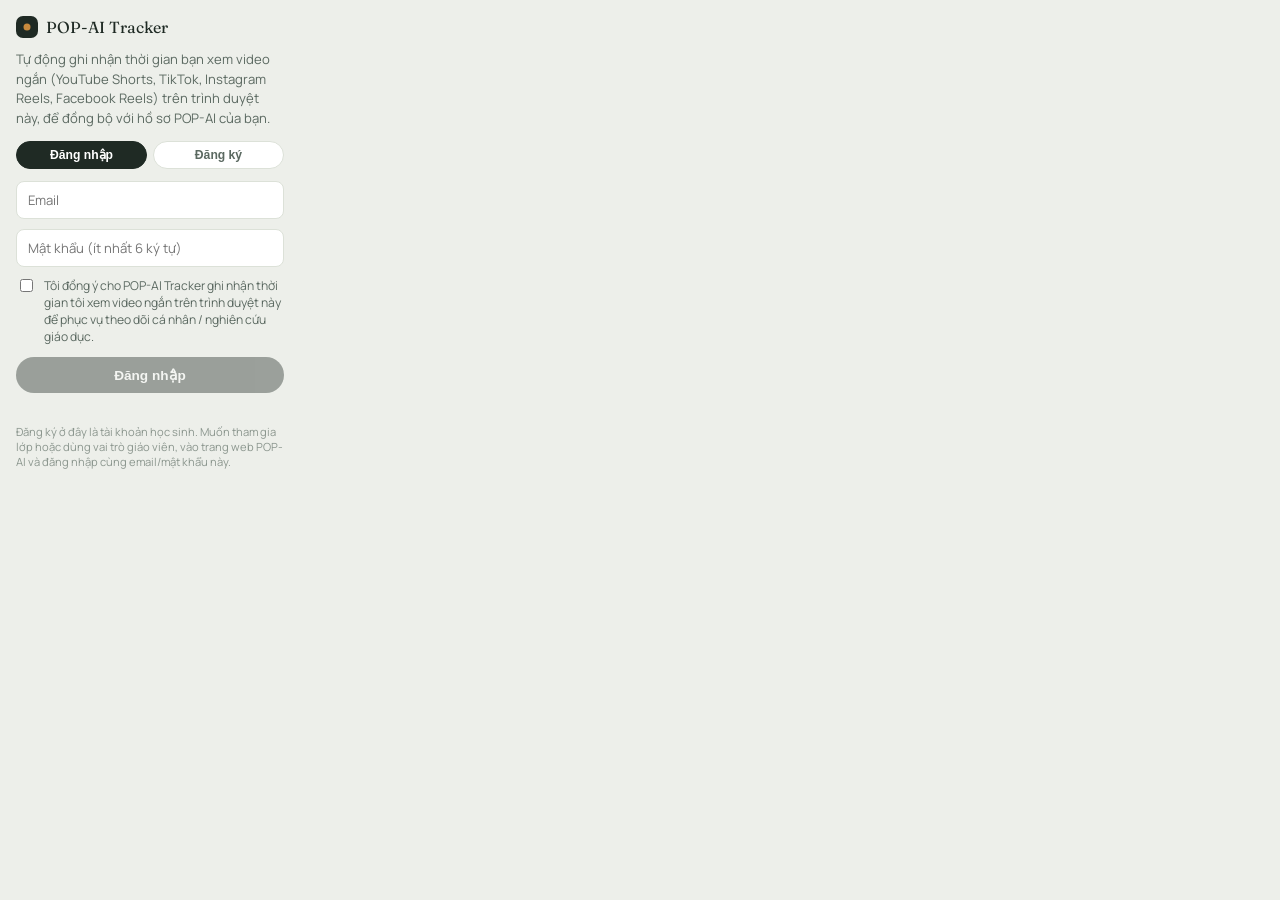
<file: extension/popup.html>
<!DOCTYPE html>
<html lang="vi">
<head>
<meta charset="UTF-8">
<title>POP-AI Tracker</title>
<link rel="stylesheet" href="popup.css">
</head>
<body>
  <div class="wrap">
    <div class="brand">
      <div class="mark"></div>
      <div class="title">POP-AI Tracker</div>
    </div>

    <div id="loggedOutView">
      <p class="desc">Tự động ghi nhận thời gian bạn xem video ngắn (YouTube Shorts, TikTok, Instagram Reels, Facebook Reels) trên trình duyệt này, để đồng bộ với hồ sơ POP-AI của bạn.</p>

      <div class="auth-tab" id="authTab">
        <button type="button" class="active" data-mode="login">Đăng nhập</button>
        <button type="button" data-mode="register">Đăng ký</button>
      </div>

      <form id="authForm">
        <div class="field">
          <input type="email" id="email" placeholder="Email" autocomplete="email" required>
        </div>
        <div class="field">
          <input type="password" id="password" placeholder="Mật khẩu (ít nhất 6 ký tự)" autocomplete="current-password" minlength="6" required>
        </div>
        <label class="consent">
          <input type="checkbox" id="consentBox">
          <span>Tôi đồng ý cho POP-AI Tracker ghi nhận thời gian tôi xem video ngắn trên trình duyệt này để phục vụ theo dõi cá nhân / nghiên cứu giáo dục.</span>
        </label>
        <button type="submit" id="submitBtn" class="btn" disabled>Đăng nhập</button>
        <p class="auth-error" id="authError"></p>
      </form>
      <p class="fine">Đăng ký ở đây là tài khoản học sinh. Muốn tham gia lớp hoặc dùng vai trò giáo viên, vào trang web POP-AI và đăng nhập cùng email/mật khẩu này.</p>
    </div>

    <div id="loggedInView" style="display:none;">
      <p class="desc">Đã kết nối với <strong id="accountEmail"></strong></p>
      <div class="stat-card">
        <div class="stat-num" id="todayMin">0</div>
        <div class="stat-label">phút video ngắn hôm nay</div>
      </div>
      <button id="logoutBtn" class="btn btn-ghost">Đăng xuất / Ngừng theo dõi</button>
    </div>

    <div id="statusMsg" class="status"></div>
  </div>
  <script src="popup.js"></script>
</body>
</html>
</file>
<file: extension/popup.css>
@import url('https://fonts.googleapis.com/css2?family=Fraunces:wght@500&family=Manrope:wght@400;600;700&display=swap');
*{box-sizing:border-box;}
body{
  width:300px;margin:0;font-family:'Manrope',sans-serif;color:#1F2A24;background:#EDEFEA;
}
.wrap{padding:16px;}
.brand{display:flex;align-items:center;gap:8px;margin-bottom:12px;}
.mark{width:22px;height:22px;border-radius:7px;background:#1F2A24;position:relative;}
.mark::after{content:"";position:absolute;top:50%;left:50%;width:7px;height:7px;border-radius:50%;background:#C98A3D;transform:translate(-50%,-50%);}
.title{font-family:'Fraunces',serif;font-size:1rem;}
.desc{font-size:0.82rem;line-height:1.5;color:#5B6961;margin:0 0 12px;}
.consent{display:flex;gap:8px;align-items:flex-start;font-size:0.76rem;color:#5B6961;margin-bottom:12px;}
.consent input{margin-top:2px;}
.btn{
  width:100%;padding:10px;border:none;border-radius:999px;background:#1F2A24;color:#fff;
  font-weight:700;font-size:0.85rem;cursor:pointer;
}
.btn:disabled{opacity:0.4;cursor:not-allowed;}
.btn-ghost{background:#fff;color:#1F2A24;border:1px solid #DCE1D8;}
.fine{font-size:0.7rem;color:#8B968E;margin-top:10px;}
.stat-card{background:#fff;border-radius:12px;padding:14px;text-align:center;margin-bottom:12px;}
.stat-num{font-family:'Fraunces',serif;font-size:1.8rem;color:#3E7C6B;}
.stat-label{font-size:0.72rem;color:#5B6961;}
.status{font-size:0.72rem;color:#B5533C;margin-top:10px;min-height:14px;}
.auth-tab{display:flex;gap:6px;margin-bottom:12px;}
.auth-tab button{flex:1;border:1px solid #DCE1D8;background:#fff;border-radius:999px;padding:6px 8px;font-size:0.76rem;font-weight:700;color:#5B6961;cursor:pointer;}
.auth-tab button.active{background:#1F2A24;color:#fff;border-color:#1F2A24;}
.field{margin-bottom:10px;}
.field input[type=email],.field input[type=password]{
  width:100%;padding:9px 11px;border:1px solid #DCE1D8;border-radius:8px;
  font-family:inherit;font-size:0.82rem;background:#fff;color:#1F2A24;
}
.auth-error{color:#B5533C;font-size:0.72rem;margin-top:8px;min-height:1em;}
</file>
